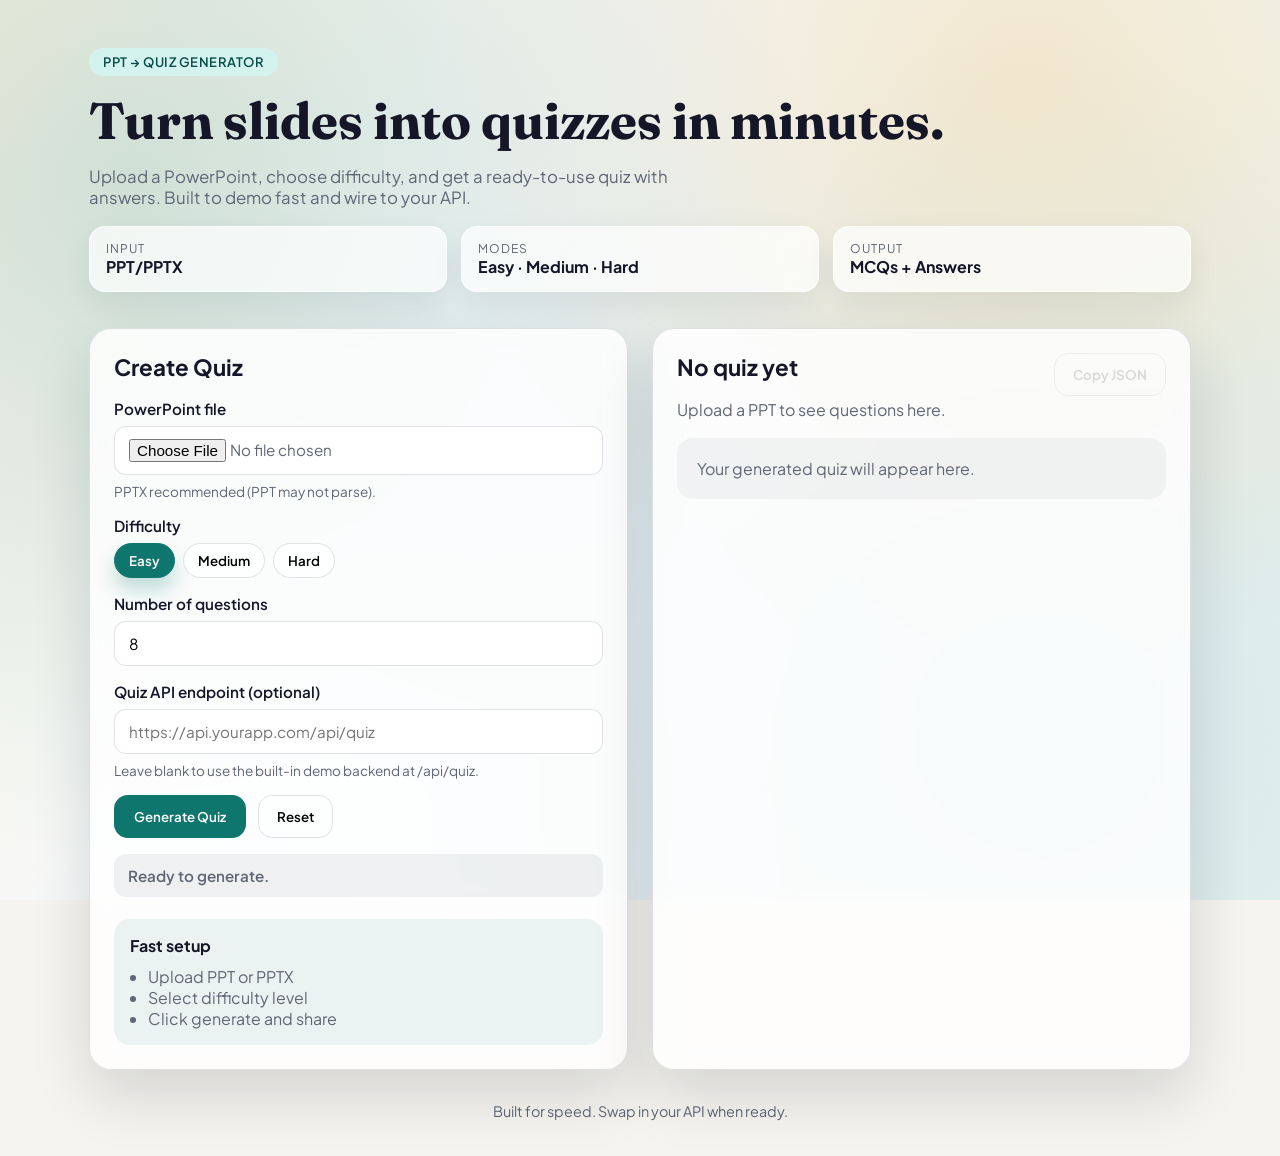
<file: python/static/index.html>
<!DOCTYPE html>
<html lang="en">
  <head>
    <meta charset="UTF-8" />
    <meta name="viewport" content="width=device-width, initial-scale=1" />
    <title>Slide2Quiz</title>
    <link rel="stylesheet" href="styles.css" />
  </head>
  <body>
    <div class="bg"></div>
    <div class="page">
      <header class="hero">
        <div class="badge">PPT → Quiz Generator</div>
        <h1>Turn slides into quizzes in minutes.</h1>
        <p>
          Upload a PowerPoint, choose difficulty, and get a ready-to-use quiz with
          answers. Built to demo fast and wire to your API.
        </p>
        <div class="hero-meta">
          <div class="meta-card">
            <span>Input</span>
            <strong>PPT/PPTX</strong>
          </div>
          <div class="meta-card">
            <span>Modes</span>
            <strong>Easy · Medium · Hard</strong>
          </div>
          <div class="meta-card">
            <span>Output</span>
            <strong>MCQs + Answers</strong>
          </div>
        </div>
      </header>

      <main class="grid">
        <section class="panel">
          <h2>Create Quiz</h2>
          <form id="quiz-form" class="form">
            <label class="field">
              <span>PowerPoint file</span>
              <input id="ppt-file" type="file" accept=".ppt,.pptx" />
              <small id="file-hint">PPTX recommended (PPT may not parse).</small>
            </label>

            <div class="field">
              <span>Difficulty</span>
              <div class="difficulty" id="difficulty-group">
                <button type="button" class="pill active" data-value="easy">Easy</button>
                <button type="button" class="pill" data-value="medium">Medium</button>
                <button type="button" class="pill" data-value="hard">Hard</button>
              </div>
              <input type="hidden" id="difficulty" value="easy" />
            </div>

            <label class="field">
              <span>Number of questions</span>
              <input id="question-count" type="number" min="3" max="20" value="8" />
            </label>

            <label class="field">
              <span>Quiz API endpoint (optional)</span>
              <input
                id="api-url"
                type="url"
                placeholder="https://api.yourapp.com/api/quiz"
              />
              <small>Leave blank to use the built-in demo backend at /api/quiz.</small>
            </label>

            <div class="actions">
              <button id="generate" class="primary" type="submit">Generate Quiz</button>
              <button id="reset" class="ghost" type="button">Reset</button>
            </div>
          </form>

          <div class="status neutral" id="status">Ready to generate.</div>

          <div class="tips">
            <h3>Fast setup</h3>
            <ul>
              <li>Upload PPT or PPTX</li>
              <li>Select difficulty level</li>
              <li>Click generate and share</li>
            </ul>
          </div>
        </section>

        <section class="panel results">
          <div class="results-header">
            <div>
              <h2 id="result-title">No quiz yet</h2>
              <p id="result-meta">Upload a PPT to see questions here.</p>
            </div>
            <div class="results-actions">
              <button id="copy-json" class="ghost" disabled>Copy JSON</button>
            </div>
          </div>

          <div id="questions" class="question-list">
            <div class="empty">Your generated quiz will appear here.</div>
          </div>
        </section>
      </main>

      <footer class="foot">Built for speed. Swap in your API when ready.</footer>
    </div>

    <script src="app.js"></script>
  </body>
</html>
</file>
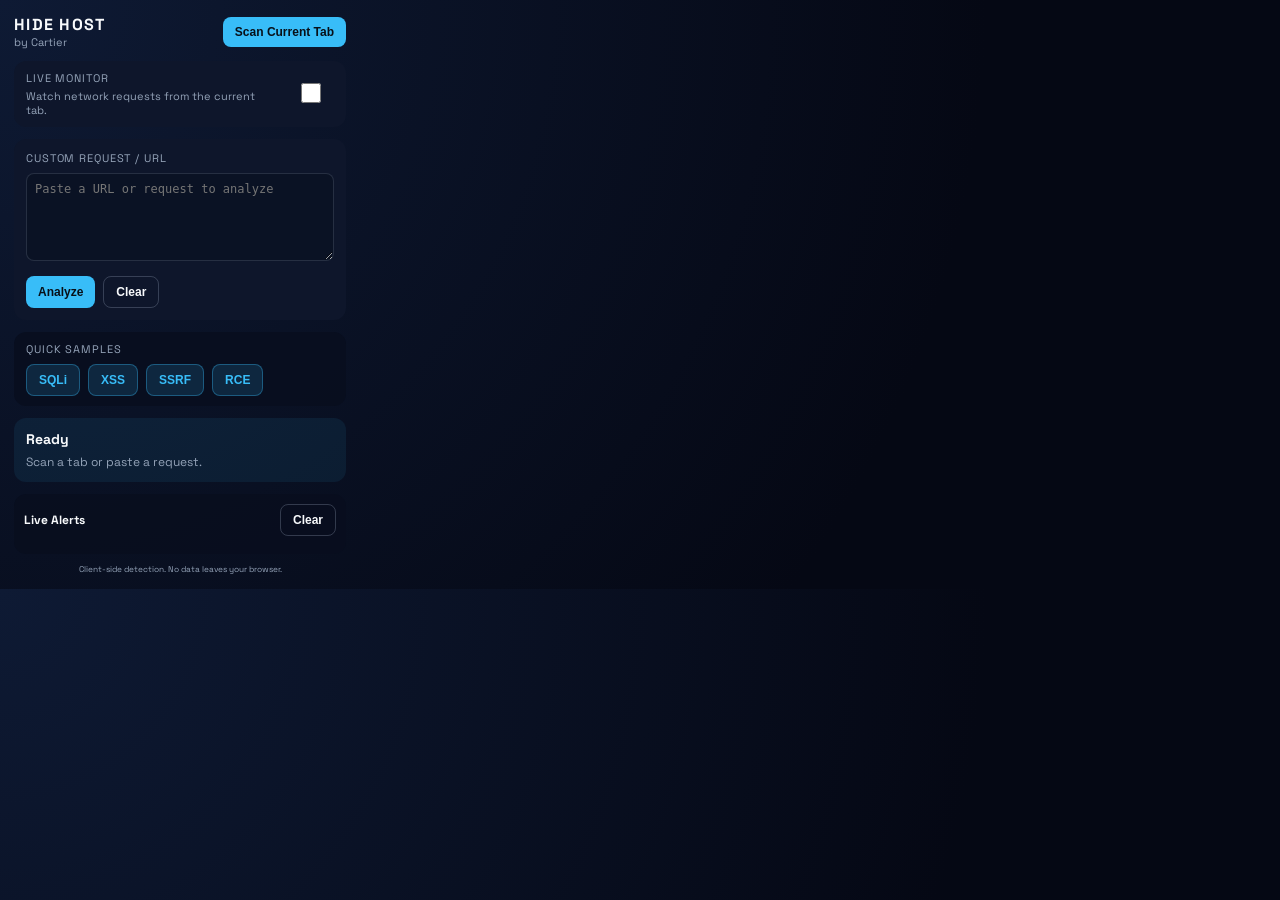
<file: extension/popup.html>
<!doctype html>
<html lang="en">
  <head>
    <meta charset="utf-8" />
    <meta name="viewport" content="width=device-width, initial-scale=1" />
    <title>HIDE HOST</title>
    <link rel="stylesheet" href="popup.css" />
  </head>
  <body>
    <header>
      <div class="brand">
        <span class="logo">HIDE HOST</span>
        <span class="tag">by Cartier</span>
      </div>
      <button id="scan-tab">Scan Current Tab</button>
    </header>

    <section class="monitor">
      <div>
        <label>Live Monitor</label>
        <p>Watch network requests from the current tab.</p>
      </div>
      <div class="toggle">
        <input id="monitor-toggle" type="checkbox" />
      </div>
    </section>

    <section class="input">
      <label>Custom Request / URL</label>
      <textarea id="payload" rows="5" placeholder="Paste a URL or request to analyze"></textarea>
      <div class="actions">
        <button id="analyze">Analyze</button>
        <button id="clear" class="ghost">Clear</button>
      </div>
    </section>

    <section class="samples">
      <label>Quick Samples</label>
      <div class="sample-buttons">
        <button data-sample="sqli">SQLi</button>
        <button data-sample="xss">XSS</button>
        <button data-sample="ssrf">SSRF</button>
        <button data-sample="rce">RCE</button>
      </div>
    </section>

    <section class="summary" id="summary">
      <h3>Ready</h3>
      <p>Scan a tab or paste a request.</p>
    </section>

    <section class="findings" id="findings"></section>

    <section class="alerts">
      <div class="alerts-header">
        <h4>Live Alerts</h4>
        <button id="clear-alerts" class="ghost">Clear</button>
      </div>
      <div id="alerts-list" class="alerts-list"></div>
    </section>

    <footer>
      <small>Client-side detection. No data leaves your browser.</small>
    </footer>

    <script src="popup.js"></script>
  </body>
</html>
</file>
<file: python/static/styles.css>
@import url("https://fonts.googleapis.com/css2?family=Fraunces:wght@600;700&family=Plus+Jakarta+Sans:wght@400;500;600&display=swap");

:root {
  color-scheme: light;
  --ink: #151628;
  --muted: #5f6675;
  --accent: #0f766e;
  --accent-strong: #0a4d4a;
  --accent-soft: #d4f3ef;
  --highlight: #f59e0b;
  --panel: rgba(255, 255, 255, 0.82);
  --border: rgba(15, 23, 42, 0.12);
  --shadow: 0 26px 60px rgba(15, 23, 42, 0.14);
}

* {
  box-sizing: border-box;
}

body {
  margin: 0;
  font-family: "Plus Jakarta Sans", "Segoe UI", sans-serif;
  color: var(--ink);
  background: #f6f4ef;
  min-height: 100vh;
}

.bg {
  position: fixed;
  inset: 0;
  background:
    radial-gradient(circle at 10% 20%, rgba(15, 118, 110, 0.18), transparent 50%),
    radial-gradient(circle at 80% 10%, rgba(245, 158, 11, 0.18), transparent 45%),
    radial-gradient(circle at 80% 80%, rgba(14, 116, 144, 0.12), transparent 55%),
    linear-gradient(120deg, #fef7e7 0%, #f4f8fb 40%, #eef6f3 100%);
  z-index: -1;
}

.page {
  max-width: 1150px;
  margin: 0 auto;
  padding: 48px 24px 36px;
}

.hero {
  display: grid;
  gap: 18px;
  margin-bottom: 36px;
}

.badge {
  display: inline-flex;
  align-items: center;
  gap: 8px;
  padding: 6px 14px;
  border-radius: 999px;
  background: var(--accent-soft);
  color: var(--accent-strong);
  font-weight: 600;
  font-size: 13px;
  letter-spacing: 0.04em;
  text-transform: uppercase;
  width: fit-content;
}

.hero h1 {
  font-family: "Fraunces", "Times New Roman", serif;
  font-size: clamp(2.2rem, 4vw, 3.4rem);
  line-height: 1.05;
  margin: 0;
}

.hero p {
  margin: 0;
  max-width: 640px;
  color: var(--muted);
  font-size: 1.05rem;
}

.hero-meta {
  display: grid;
  grid-template-columns: repeat(auto-fit, minmax(170px, 1fr));
  gap: 14px;
}

.meta-card {
  padding: 14px 16px;
  background: rgba(255, 255, 255, 0.7);
  border: 1px solid rgba(255, 255, 255, 0.9);
  border-radius: 16px;
  box-shadow: 0 12px 30px rgba(15, 23, 42, 0.08);
}

.meta-card span {
  display: block;
  font-size: 12px;
  text-transform: uppercase;
  letter-spacing: 0.08em;
  color: var(--muted);
}

.meta-card strong {
  font-size: 16px;
}

.grid {
  display: grid;
  grid-template-columns: repeat(auto-fit, minmax(320px, 1fr));
  gap: 24px;
}

.panel {
  background: var(--panel);
  border: 1px solid var(--border);
  border-radius: 22px;
  padding: 24px;
  box-shadow: var(--shadow);
  backdrop-filter: blur(12px);
}

.panel h2 {
  margin: 0 0 18px;
  font-size: 1.4rem;
}

.form {
  display: grid;
  gap: 16px;
}

.field {
  display: grid;
  gap: 8px;
  font-size: 0.95rem;
  color: var(--muted);
}

.field span {
  font-weight: 600;
  color: var(--ink);
}

.field input[type="file"],
.field input[type="number"],
.field input[type="url"] {
  padding: 12px 14px;
  border-radius: 12px;
  border: 1px solid var(--border);
  background: white;
  font-size: 0.95rem;
  font-family: inherit;
}

.field small {
  color: var(--muted);
  font-size: 0.85rem;
}

.difficulty {
  display: flex;
  gap: 8px;
  flex-wrap: wrap;
}

.pill {
  border: 1px solid var(--border);
  background: rgba(255, 255, 255, 0.8);
  padding: 8px 14px;
  border-radius: 999px;
  font-weight: 600;
  cursor: pointer;
  transition: all 0.2s ease;
  font-family: inherit;
}

.pill.active {
  background: var(--accent);
  color: white;
  border-color: var(--accent);
  box-shadow: 0 12px 20px rgba(15, 118, 110, 0.25);
}

.actions {
  display: flex;
  gap: 12px;
  flex-wrap: wrap;
}

button {
  border: none;
  font-family: inherit;
}

.primary {
  background: var(--accent);
  color: white;
  padding: 12px 20px;
  border-radius: 14px;
  font-weight: 600;
  cursor: pointer;
  transition: transform 0.2s ease, box-shadow 0.2s ease;
}

.primary:hover {
  transform: translateY(-1px);
  box-shadow: 0 12px 20px rgba(15, 118, 110, 0.25);
}

.ghost {
  background: transparent;
  border: 1px solid var(--border);
  padding: 12px 18px;
  border-radius: 14px;
  font-weight: 600;
  cursor: pointer;
  transition: border-color 0.2s ease, color 0.2s ease;
}

.ghost:disabled {
  opacity: 0.5;
  cursor: not-allowed;
}

.status {
  margin-top: 16px;
  padding: 12px 14px;
  border-radius: 12px;
  font-weight: 600;
  font-size: 0.95rem;
}

.status.neutral {
  background: rgba(15, 23, 42, 0.06);
  color: var(--muted);
}

.status.good {
  background: rgba(15, 118, 110, 0.12);
  color: var(--accent-strong);
}

.status.bad {
  background: rgba(220, 38, 38, 0.12);
  color: #991b1b;
}

.tips {
  margin-top: 22px;
  padding: 16px;
  border-radius: 16px;
  background: rgba(15, 118, 110, 0.08);
}

.tips h3 {
  margin: 0 0 10px;
  font-size: 1rem;
}

.tips ul {
  margin: 0;
  padding-left: 18px;
  color: var(--muted);
}

.results-header {
  display: flex;
  justify-content: space-between;
  align-items: flex-start;
  gap: 12px;
  margin-bottom: 18px;
}

.results-header p {
  margin: 6px 0 0;
  color: var(--muted);
}

.question-list {
  display: grid;
  gap: 14px;
}

.question-card {
  padding: 16px;
  border-radius: 16px;
  border: 1px solid var(--border);
  background: white;
  box-shadow: 0 10px 25px rgba(15, 23, 42, 0.08);
}

.question-card h4 {
  margin: 0 0 10px;
  font-size: 1rem;
}

.question-card ul {
  margin: 0 0 10px;
  padding-left: 18px;
  color: var(--muted);
}

.muted {
  color: var(--muted);
  font-size: 0.9rem;
}

.answer {
  font-weight: 600;
  color: var(--accent-strong);
}

.empty {
  padding: 20px;
  border-radius: 16px;
  background: rgba(15, 23, 42, 0.04);
  color: var(--muted);
}

.foot {
  margin-top: 32px;
  text-align: center;
  color: var(--muted);
  font-size: 0.9rem;
}

@media (max-width: 720px) {
  .page {
    padding: 32px 18px 28px;
  }

  .results-header {
    flex-direction: column;
    align-items: flex-start;
  }
}
</file>
<file: extension/popup.css>
@import url("https://fonts.googleapis.com/css2?family=Space+Grotesk:wght@400;600;700&display=swap");

:root {
  --bg: #050814;
  --panel: #0e162b;
  --accent: #38bdf8;
  --accent-2: #22d3ee;
  --text: #f8fafc;
  --muted: #94a3b8;
  --bad: #ef4444;
  --good: #22c55e;
}

* {
  box-sizing: border-box;
}

body {
  margin: 0;
  font-family: "Space Grotesk", "IBM Plex Sans", "Trebuchet MS", sans-serif;
  background: radial-gradient(circle at top left, #0e1a34, #050814 70%);
  color: var(--text);
  width: 360px;
  padding: 14px;
}

header {
  display: flex;
  align-items: center;
  justify-content: space-between;
  gap: 12px;
}

.brand {
  display: flex;
  flex-direction: column;
}

.logo {
  font-weight: 700;
  letter-spacing: 0.08em;
}

.tag {
  color: var(--muted);
  font-size: 11px;
}

button {
  border: none;
  border-radius: 8px;
  padding: 8px 12px;
  font-size: 12px;
  cursor: pointer;
  background: var(--accent);
  color: #081018;
  font-weight: 600;
}

button.ghost {
  background: transparent;
  border: 1px solid rgba(148, 163, 184, 0.3);
  color: var(--text);
}

.monitor {
  margin-top: 12px;
  padding: 10px 12px;
  background: var(--panel);
  border-radius: 12px;
  display: flex;
  align-items: center;
  justify-content: space-between;
  gap: 10px;
}

.monitor label {
  display: block;
  font-size: 11px;
  color: var(--muted);
  text-transform: uppercase;
  letter-spacing: 0.08em;
}

.monitor p {
  margin: 4px 0 0;
  font-size: 11px;
  color: var(--muted);
}

.toggle input {
  width: 40px;
  height: 20px;
}

.input {
  margin-top: 12px;
  padding: 12px;
  background: var(--panel);
  border-radius: 12px;
}

label {
  display: block;
  font-size: 11px;
  color: var(--muted);
  text-transform: uppercase;
  letter-spacing: 0.08em;
}

textarea {
  width: 100%;
  margin-top: 8px;
  padding: 8px;
  border-radius: 8px;
  background: #0a1224;
  border: 1px solid rgba(148, 163, 184, 0.2);
  color: var(--text);
  resize: vertical;
  font-size: 12px;
}

.actions {
  display: flex;
  gap: 8px;
  margin-top: 10px;
}

.samples {
  margin-top: 12px;
  padding: 10px 12px;
  background: rgba(8, 14, 30, 0.9);
  border-radius: 12px;
}

.sample-buttons {
  margin-top: 8px;
  display: flex;
  flex-wrap: wrap;
  gap: 8px;
}

.sample-buttons button {
  background: rgba(56, 189, 248, 0.15);
  color: var(--accent);
  border: 1px solid rgba(56, 189, 248, 0.35);
}

.summary {
  margin-top: 12px;
  padding: 12px;
  border-radius: 12px;
  background: rgba(56, 189, 248, 0.08);
}

.summary.safe {
  background: rgba(34, 197, 94, 0.12);
}

.summary.alert {
  background: rgba(239, 68, 68, 0.15);
}

.summary h3 {
  margin: 0;
  font-size: 14px;
}

.summary p {
  margin: 6px 0 0;
  font-size: 12px;
  color: var(--muted);
}

.findings {
  margin-top: 10px;
}

.finding {
  background: #111b33;
  border-radius: 10px;
  padding: 10px;
  margin-bottom: 8px;
  border-left: 3px solid var(--accent);
}

.finding h4 {
  margin: 0 0 4px;
  font-size: 12px;
}

.finding small {
  color: var(--muted);
}

.evidence {
  margin-top: 6px;
  font-size: 11px;
  color: var(--text);
}

.evidence div {
  margin-top: 4px;
  padding: 6px;
  background: rgba(5, 8, 20, 0.7);
  border-radius: 8px;
  border: 1px solid rgba(148, 163, 184, 0.15);
}

.alerts {
  margin-top: 12px;
  padding: 10px;
  border-radius: 12px;
  background: rgba(8, 14, 30, 0.9);
}

.alerts-header {
  display: flex;
  align-items: center;
  justify-content: space-between;
}

.alerts-header h4 {
  margin: 0;
  font-size: 12px;
}

.alerts-list {
  margin-top: 8px;
  max-height: 200px;
  overflow-y: auto;
}

.alert-item {
  padding: 8px;
  border-radius: 8px;
  background: #111b33;
  margin-bottom: 6px;
  border-left: 3px solid var(--bad);
}

.alert-item small {
  color: var(--muted);
  display: block;
  margin-top: 4px;
}

footer {
  margin-top: 8px;
  color: var(--muted);
  font-size: 10px;
  text-align: center;
}

.muted {
  color: var(--muted);
  font-size: 11px;
}
</file>
